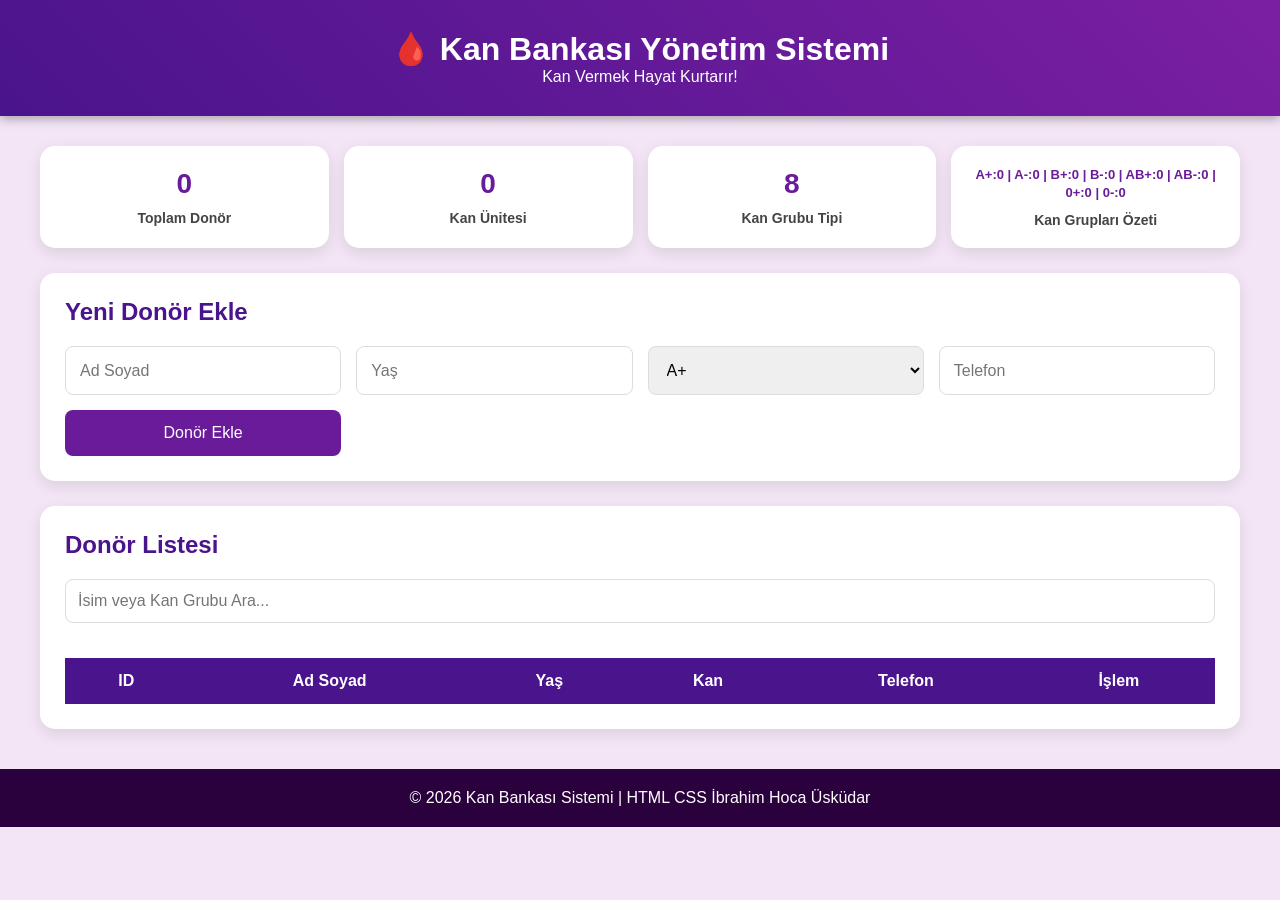
<file: güncel.html>
<!DOCTYPE html>
<html lang="tr">
<head>
    <meta charset="UTF-8">
    <meta name="viewport" content="width=device-width, initial-scale=1.0">
    <title>Kan Bankası Projesi</title>

    <style>
        * {
            margin: 0;
            padding: 0;
            box-sizing: border-box;
            font-family: Arial, sans-serif;
        }

        body {
            background: #f3e5f5;
        }

        header {
            background: linear-gradient(45deg, #4a148c, #7b1fa2);
            color: white;
            padding: 30px;
            text-align: center;
            box-shadow: 0 3px 10px rgba(0,0,0,0.3);
        }

            header h1 {
                font-size: 32px;
                font-weight: bold;
            }

        .container {
            width: 95%;
            max-width: 1200px;
            margin: 30px auto;
        }

        /* STATS - 4 kutunun da yan yana gelmesi için ayarlandı */
        .stats {
            display: grid;
            grid-template-columns: repeat(4, 1fr); /* 4 sütun yan yana */
            gap: 15px;
            margin-bottom: 25px;
        }

        .stat-box {
            background: white;
            padding: 20px 10px;
            border-radius: 15px;
            text-align: center;
            box-shadow: 0 5px 15px rgba(0,0,0,0.1);
            transition: 0.3s;
            display: flex;
            flex-direction: column;
            justify-content: center;
        }

            .stat-box:hover {
                transform: translateY(-5px);
            }

            .stat-box h2 {
                color: #6a1b9a;
                font-size: 28px; /* Yan yana sığması için font biraz küçültüldü */
            }

            .stat-box p {
                margin-top: 10px;
                font-size: 14px;
                font-weight: bold;
                color: #444;
            }

        /* Özet metni kutu içinde düzgün dursun diye */
        #bloodlist {
            font-size: 13px !important;
            word-break: break-word;
            line-height: 1.4;
        }

        .card {
            background: white;
            padding: 25px;
            border-radius: 15px;
            margin-bottom: 25px;
            box-shadow: 0 5px 15px rgba(0,0,0,0.1);
        }

            .card h2 {
                color: #4a148c;
                margin-bottom: 20px;
            }

        .form-grid {
            display: grid;
            grid-template-columns: repeat(auto-fit,minmax(220px,1fr));
            gap: 15px;
        }

        input, select {
            padding: 14px;
            border: 1px solid #ddd;
            border-radius: 8px;
            font-size: 16px;
        }

        button {
            padding: 14px;
            background: #6a1b9a;
            color: white;
            border: none;
            border-radius: 8px;
            cursor: pointer;
            font-size: 16px;
            transition: 0.3s;
        }

            button:hover {
                background: #4a148c;
            }

        table {
            width: 100%;
            border-collapse: collapse;
            margin-top: 20px;
        }

            table th {
                background: #4a148c;
                color: white;
                padding: 14px;
            }

            table td {
                padding: 14px;
                border: 1px solid #eee;
                text-align: center;
            }

        tr:nth-child(even) {
            background: #f9f5fb;
        }

        .search {
            margin-bottom: 15px;
            width: 100%;
            padding: 12px;
        }

        footer {
            background: #2a013d;
            color: white;
            text-align: center;
            padding: 20px;
            margin-top: 40px;
        }

        .delete-btn {
            background: #c62828;
            color: white;
            padding: 8px 12px;
            margin-left: 5px;
        }

        .edit-btn {
            background: #ff8f00;
            color: white;
            padding: 8px 12px;
        }

        /* Mobil uyumluluk: Ekran çok küçülürse kutular alt alta gelir */
        @media (max-width: 900px) {
            .stats {
                grid-template-columns: repeat(2, 1fr);
            }
        }

        @media (max-width: 500px) {
            .stats {
                grid-template-columns: 1fr;
            }
        }
    </style>
</head>

<body>

    <header>
        <h1>🩸 Kan Bankası Yönetim Sistemi</h1>
        <p>Kan Vermek Hayat Kurtarır!</p>
    </header>

    <div class="container">

        <!-- STATS - Artık hepsi yan yana -->
        <div class="stats">
            <div class="stat-box">
                <h2 id="donorCount">0</h2>
                <p>Toplam Donör</p>
            </div>

            <div class="stat-box">
                <h2 id="bloodCount">0</h2>
                <p>Kan Ünitesi</p>
            </div>

            <div class="stat-box">
                <h2>8</h2>
                <p>Kan Grubu Tipi</p>
            </div>

            <div class="stat-box">
                <h2 id="bloodlist">A+:0 | A-:0 | B+:0 | B-:0 | AB+:0 | AB-:0 | 0+:0 | 0-:0</h2>
                <p>Kan Grupları Özeti</p>
            </div>
        </div>

        <div class="card">
            <h2>Yeni Donör Ekle</h2>
            <div class="form-grid">
                <input type="text" id="ad" placeholder="Ad Soyad">
                <input type="number" id="yas" placeholder="Yaş">
                <select id="kan">
                    <option>A+</option>
                    <option>A-</option>
                    <option>B+</option>
                    <option>B-</option>
                    <option>AB+</option>
                    <option>AB-</option>
                    <option>0+</option>
                    <option>0-</option>
                </select>
                <input type="text" id="telefon" placeholder="Telefon">
                <button onclick="ekleDonor()">Donör Ekle</button>
            </div>
        </div>

        <div class="card">
            <h2>Donör Listesi</h2>
            <input type="text" id="arama" class="search" placeholder="İsim veya Kan Grubu Ara..." onkeyup="ara()">
            <table>
                <thead>
                    <tr>
                        <th>ID</th>
                        <th>Ad Soyad</th>
                        <th>Yaş</th>
                        <th>Kan</th>
                        <th>Telefon</th>
                        <th>İşlem</th>
                    </tr>
                </thead>
                <tbody id="liste"></tbody>
            </table>
        </div>

    </div>

    <footer>
        © 2026 Kan Bankası Sistemi | HTML CSS İbrahim Hoca Üsküdar
    </footer>

    <script>
        let donors = [];
        let idCounter = 0;
        const kanTipleri = ["A+", "A-", "B+", "B-", "AB+", "AB-", "0+", "0-"];

        function ekleDonor() {
            let ad = document.getElementById("ad").value;
            let yas = document.getElementById("yas").value;
            let kan = document.getElementById("kan").value;
            let telefon = document.getElementById("telefon").value;

            if (ad == "" || yas == "" || telefon == "") {
                alert("Lütfen tüm alanları doldurun");
                return;
            }

            idCounter++;
            donors.push({ id: idCounter, ad: ad, yas: yas, kan: kan, telefon: telefon });
            tabloGoster();
            temizle();
        }

        function tabloGoster() {
            let tablo = "";
            donors.forEach((d, index) => {
                tablo += `<tr>
                <td>${d.id}</td><td>${d.ad}</td><td>${d.yas}</td><td>${d.kan}</td><td>${d.telefon}</td>
                <td>
                    <button class="edit-btn" onclick="duzenle(${index})">Düzenle</button>
                    <button class="delete-btn" onclick="sil(${index})">Sil</button>
                </td>
            </tr>`;
            });

            document.getElementById("liste").innerHTML = tablo;
            document.getElementById("donorCount").innerText = donors.length;
            document.getElementById("bloodCount").innerText = donors.length;

            let sayac = {};
            kanTipleri.forEach(tip => sayac[tip] = 0);
            donors.forEach(d => { if (sayac[d.kan] !== undefined) sayac[d.kan]++; });
            document.getElementById("bloodlist").innerText = kanTipleri.map(tip => `${tip}:${sayac[tip]}`).join(" | ");
        }

        function temizle() {
            document.getElementById("ad").value = "";
            document.getElementById("yas").value = "";
            document.getElementById("telefon").value = "";
        }

        function sil(index) {
            if (confirm("Donör silinsin mi?")) {
                donors.splice(index, 1);
                tabloGoster();
            }
        }

        function duzenle(index) {
            let yeniAd = prompt("Yeni ad:", donors[index].ad);
            if (yeniAd) { donors[index].ad = yeniAd; tabloGoster(); }
        }

        function ara() {
            let input = document.getElementById("arama").value.toLowerCase();
            document.querySelectorAll("#liste tr").forEach(row => {
                row.style.display = row.innerText.toLowerCase().includes(input) ? "" : "none";
            });
        }
    </script>

</body>
</html>
</file>
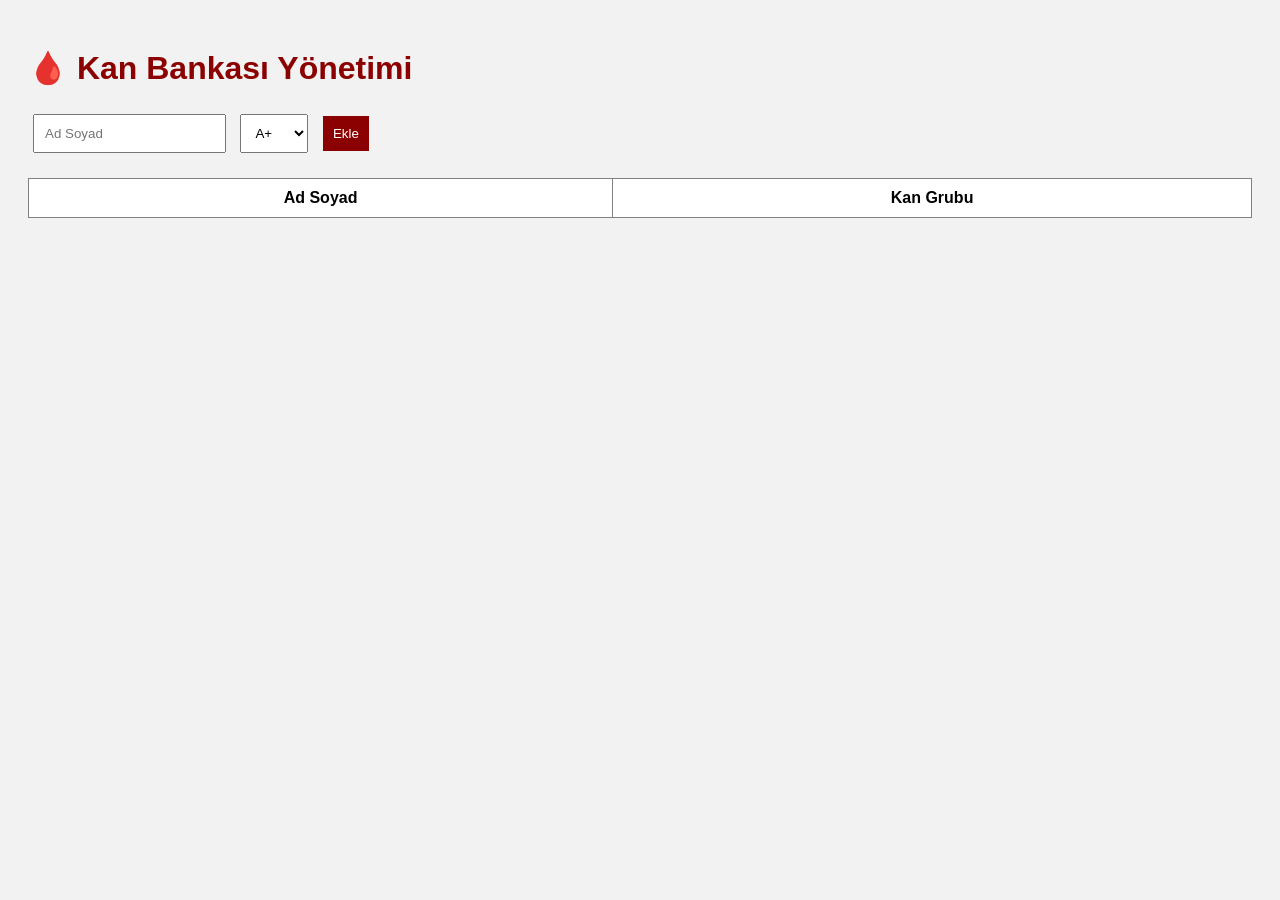
<file: kan depo.html>
<!DOCTYPE html>
<html lang="tr">
<head>
<meta charset="UTF-8">
<meta name="viewport" content="width=device-width, initial-scale=1.0">
<title>Kan Bankası</title>

<style>
body{
    font-family: Arial;
    background:#f2f2f2;
    padding:20px;
}

h1{
    color:darkred;
}

input,select,button{
    padding:10px;
    margin:5px;
}

table{
    width:100%;
    background:white;
    border-collapse: collapse;
    margin-top:20px;
}

th,td{
    border:1px solid gray;
    padding:10px;
    text-align:center;
}

button{
    background:darkred;
    color:white;
    border:none;
}
</style>
</head>

<body>

<h1>🩸 Kan Bankası Yönetimi</h1>

<input type="text" id="ad" placeholder="Ad Soyad">

<select id="kan">
    <option>A+</option>
    <option>A-</option>
    <option>B+</option>
    <option>B-</option>
    <option>AB+</option>
    <option>AB-</option>
    <option>0+</option>
    <option>0-</option>
</select>

<button onclick="ekle()">Ekle</button>

<table>
    <tr>
        <th>Ad Soyad</th>
        <th>Kan Grubu</th>
    </tr>

    <tbody id="liste"></tbody>
</table>

<script>
function ekle(){

    let ad = document.getElementById("ad").value;
    let kan = document.getElementById("kan").value;

    let satir = `
    <tr>
        <td>${ad}</td>
        <td>${kan}</td>
    </tr>
    `;

    document.getElementById("liste").innerHTML += satir;

    document.getElementById("ad").value="";
}
</script>

</body>
</html>
</file>
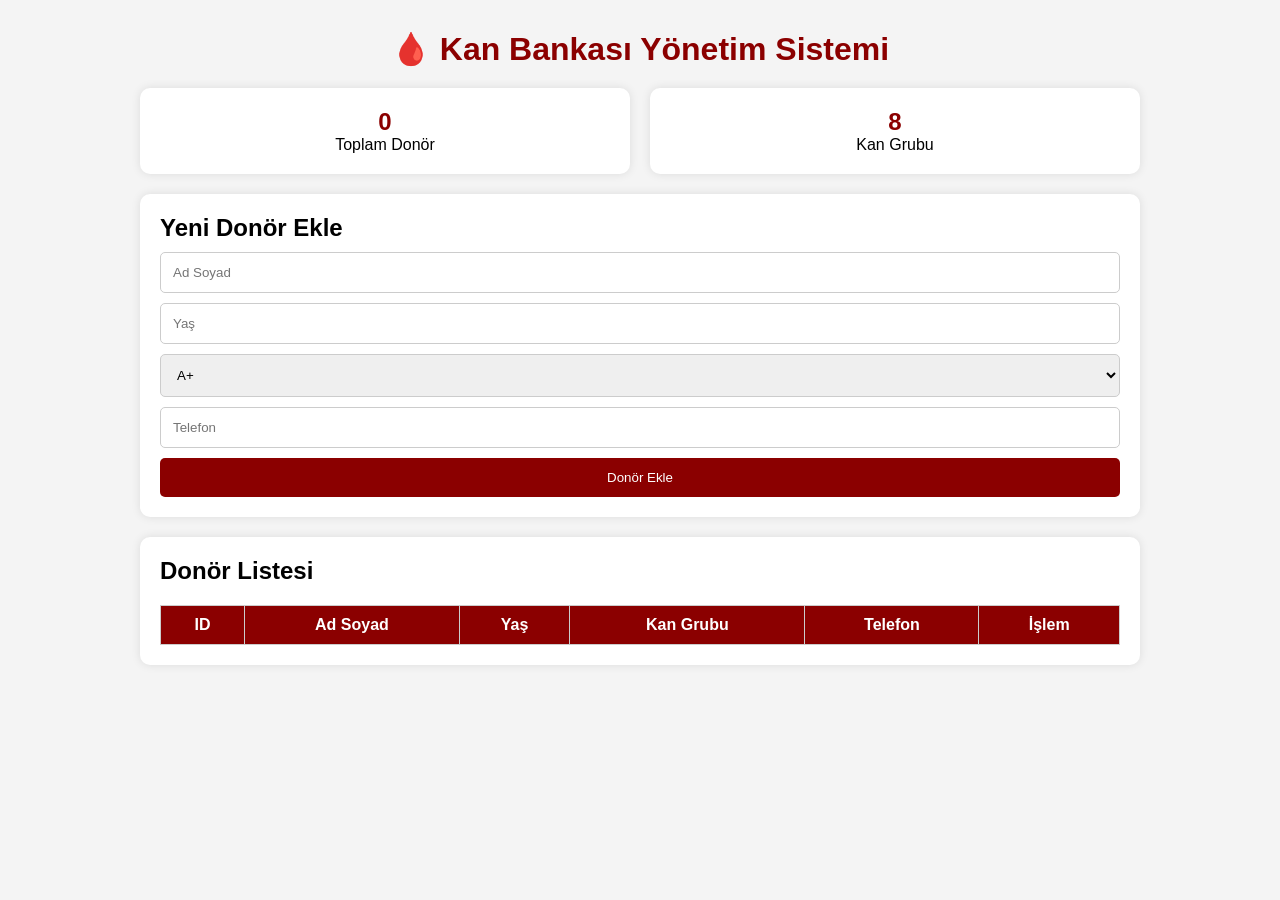
<file: kan depolama.html>
<!DOCTYPE html>
<html lang="tr">
<head>
<meta charset="UTF-8">
<meta name="viewport" content="width=device-width, initial-scale=1.0">
<title>Kan Bankası Yönetim Sistemi</title>

<style>
*{
    margin:0;
    padding:0;
    box-sizing:border-box;
    font-family:Arial;
}

body{
    background:#f4f4f4;
    padding:30px;
}

.container{
    width:90%;
    max-width:1000px;
    margin:auto;
}

h1{
    text-align:center;
    color:darkred;
    margin-bottom:20px;
}

.card{
    background:white;
    padding:20px;
    border-radius:10px;
    margin-bottom:20px;
    box-shadow:0 0 10px rgba(0,0,0,0.1);
}

input,select,button{
    width:100%;
    padding:12px;
    margin-top:10px;
    border:1px solid #ccc;
    border-radius:5px;
}

button{
    background:darkred;
    color:white;
    border:none;
    cursor:pointer;
}

button:hover{
    background:red;
}

table{
    width:100%;
    border-collapse:collapse;
    margin-top:20px;
}

table th{
    background:darkred;
    color:white;
}

table th,table td{
    border:1px solid #ccc;
    padding:10px;
    text-align:center;
}

.stats{
    display:flex;
    gap:20px;
    margin-bottom:20px;
}

.box{
    flex:1;
    background:white;
    padding:20px;
    border-radius:10px;
    text-align:center;
    box-shadow:0 0 10px rgba(0,0,0,0.1);
}

.box h2{
    color:darkred;
}

.delete{
    background:red;
    padding:6px 10px;
    border:none;
    color:white;
    border-radius:5px;
}
</style>
</head>

<body>

<div class="container">

<h1>🩸 Kan Bankası Yönetim Sistemi</h1>

<div class="stats">
    <div class="box">
        <h2 id="toplam">0</h2>
        <p>Toplam Donör</p>
    </div>

    <div class="box">
        <h2>8</h2>
        <p>Kan Grubu</p>
    </div>
</div>

<div class="card">
    <h2>Yeni Donör Ekle</h2>

    <input type="text" id="ad" placeholder="Ad Soyad">

    <input type="number" id="yas" placeholder="Yaş">

    <select id="kan">
        <option>A+</option>
        <option>A-</option>
        <option>B+</option>
        <option>B-</option>
        <option>AB+</option>
        <option>AB-</option>
        <option>0+</option>
        <option>0-</option>
    </select>

    <input type="text" id="telefon" placeholder="Telefon">

    <button onclick="ekle()">Donör Ekle</button>
</div>

<div class="card">

<h2>Donör Listesi</h2>

<table>
    <thead>
        <tr>
            <th>ID</th>
            <th>Ad Soyad</th>
            <th>Yaş</th>
            <th>Kan Grubu</th>
            <th>Telefon</th>
            <th>İşlem</th>
        </tr>
    </thead>

    <tbody id="liste"></tbody>
</table>

</div>

</div>

<script>

let sayac = 0;

function ekle(){

    let ad = document.getElementById("ad").value;
    let yas = document.getElementById("yas").value;
    let kan = document.getElementById("kan").value;
    let telefon = document.getElementById("telefon").value;

    if(ad=="" || yas=="" || telefon==""){
        alert("Boş alan bırakmayın");
        return;
    }

    sayac++;

    let satir = `
    <tr>
        <td>${sayac}</td>
        <td>${ad}</td>
        <td>${yas}</td>
        <td>${kan}</td>
        <td>${telefon}</td>
        <td>
            <button class="delete" onclick="sil(this)">Sil</button>
        </td>
    </tr>
    `;

    document.getElementById("liste").innerHTML += satir;

    document.getElementById("toplam").innerText = sayac;

    document.getElementById("ad").value="";
    document.getElementById("yas").value="";
    document.getElementById("telefon").value="";
}

function sil(btn){
    btn.parentElement.parentElement.remove();

    sayac--;

    document.getElementById("toplam").innerText = sayac;
}

</script>

</body>
</html>
</file>
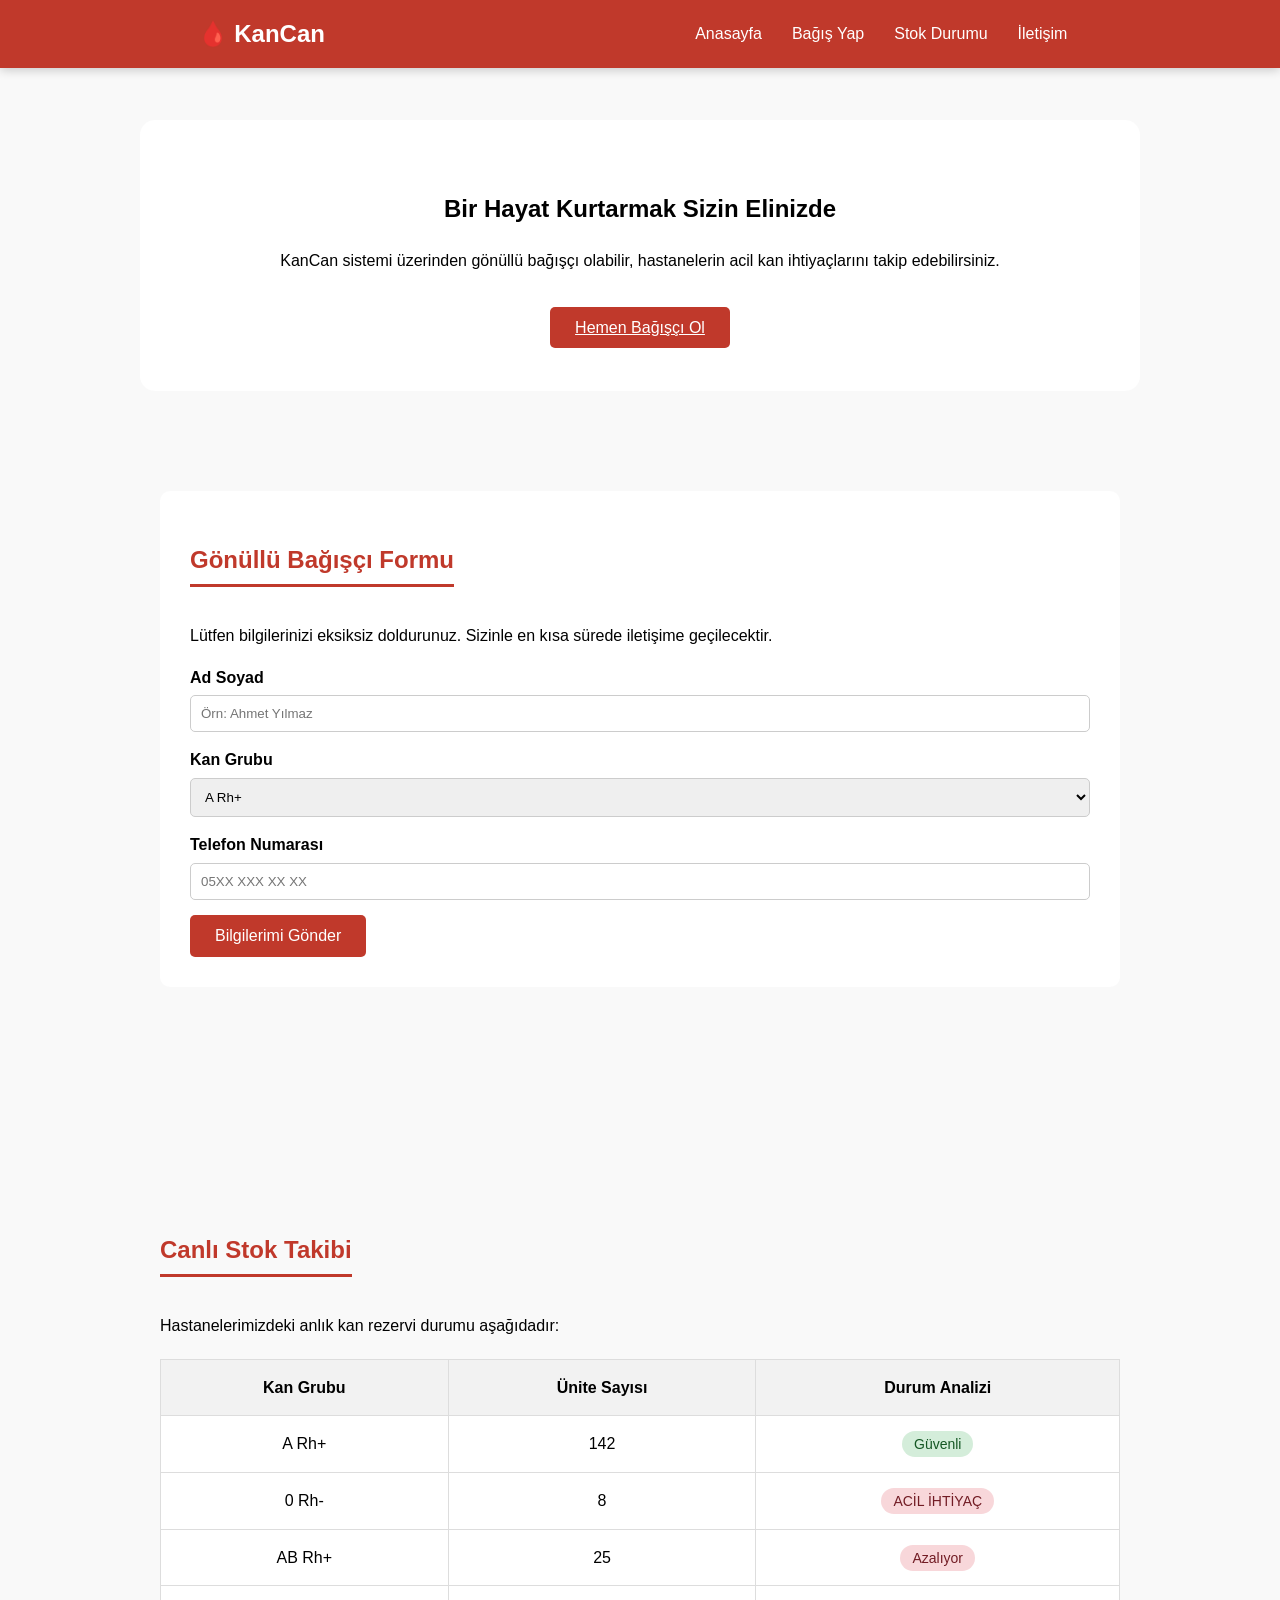
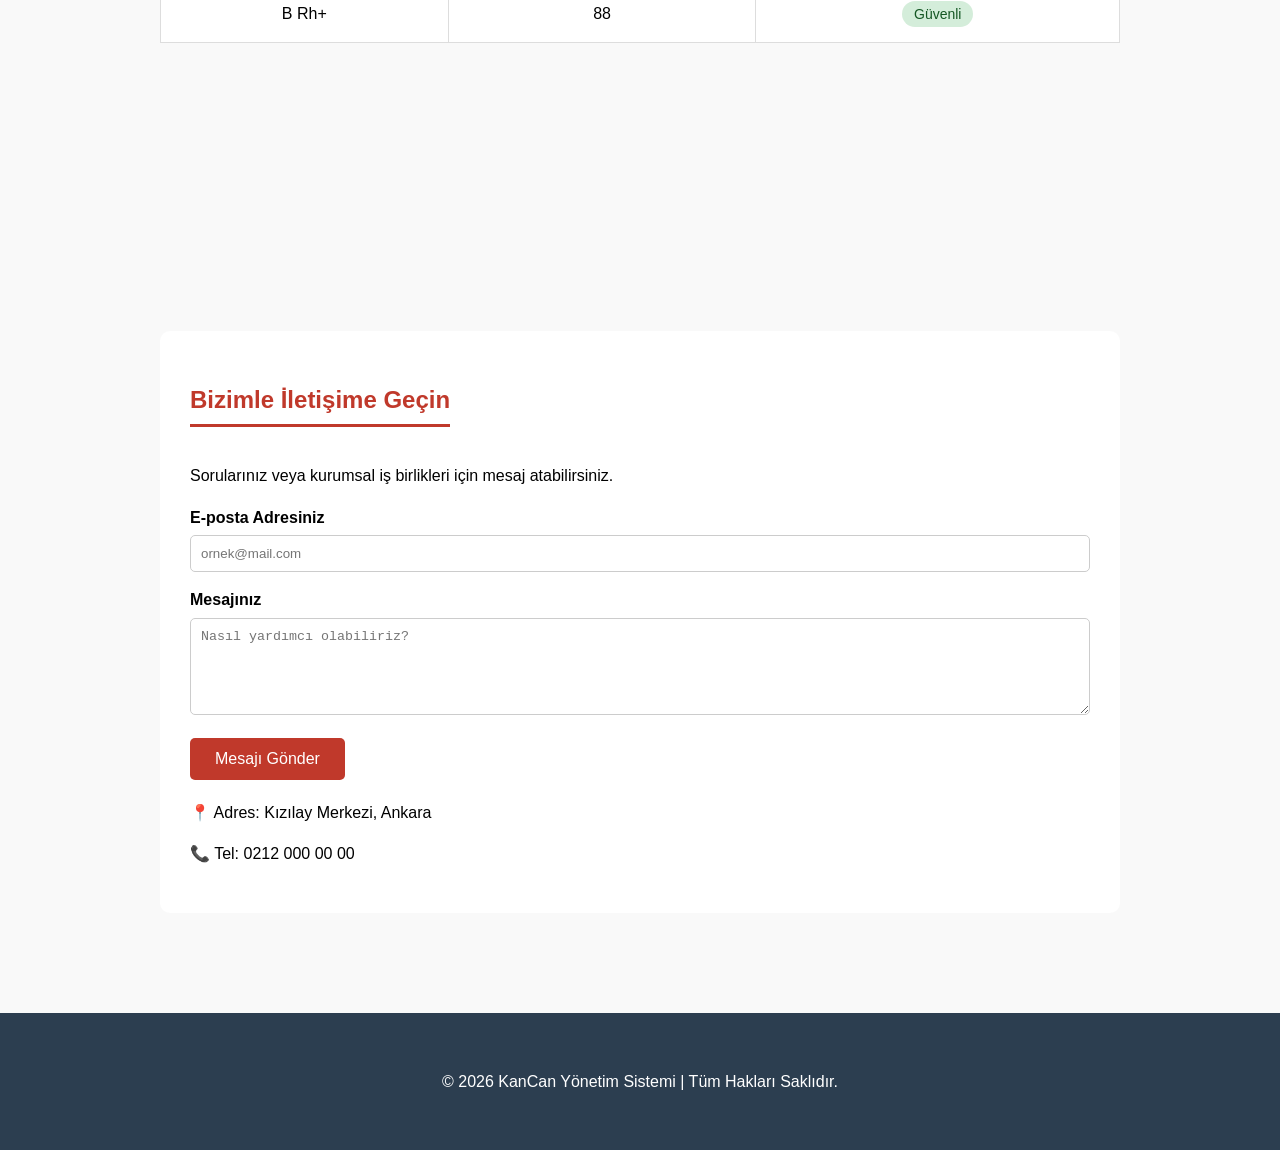
<file: kan.html>
<!DOCTYPE html>
<html lang="tr">
<head>
    <meta charset="UTF-8">
    <meta name="viewport" content="width=device-width, initial-scale=1.0">
    <title>KanCan - Kan Bankası Yönetim Sistemi</title>
    <style>
        /* CSS Başlangıcı */
        * { scroll-behavior: smooth; box-sizing: border-box; }
        body { font-family: 'Segoe UI', sans-serif; margin: 0; line-height: 1.6; background: #f9f9f9; }
        
        /* Navigasyon */
        header { background: #c0392b; color: white; padding: 15px 0; position: fixed; width: 100%; top: 0; z-index: 1000; box-shadow: 0 2px 10px rgba(0,0,0,0.2); }
        nav { display: flex; justify-content: space-around; align-items: center; max-width: 1200px; margin: auto; }
        .logo { font-size: 24px; font-weight: bold; }
        nav ul { list-style: none; display: flex; margin: 0; }
        nav ul li { margin: 0 15px; }
        nav ul li a { color: white; text-decoration: none; font-weight: 500; transition: 0.3s; }
        nav ul li a:hover { color: #ffbcbc; }

        /* Bölüm Ayarları */
        section { padding: 100px 20px; max-width: 1000px; margin: auto; min-height: 80vh; }
        h2 { border-bottom: 3px solid #c0392b; display: inline-block; padding-bottom: 5px; color: #c0392b; }

        /* Anasayfa (Hero) */
        #anasayfa { text-align: center; background: white; border-radius: 15px; margin-top: 120px; min-height: auto; padding: 50px; }
        
        /* Formlar ve Tablolar */
        .card { background: white; padding: 30px; border-radius: 10px; shadow: 0 4px 15px rgba(0,0,0,0.1); }
        .form-group { margin-bottom: 15px; }
        label { display: block; margin-bottom: 5px; font-weight: bold; }
        input, select, textarea { width: 100%; padding: 10px; border: 1px solid #ccc; border-radius: 5px; }
        .btn { background: #c0392b; color: white; border: none; padding: 12px 25px; cursor: pointer; border-radius: 5px; font-size: 16px; transition: 0.3s; }
        .btn:hover { background: #a93226; }

        /* Tablo Stili */
        table { width: 100%; border-collapse: collapse; margin-top: 20px; background: white; }
        th, td { border: 1px solid #ddd; padding: 15px; text-align: center; }
        th { background-color: #f2f2f2; }
        .status { padding: 5px 12px; border-radius: 20px; font-size: 14px; }
        .high { background: #d4edda; color: #155724; }
        .low { background: #f8d7da; color: #721c24; }

        footer { text-align: center; padding: 40px; background: #2c3e50; color: white; }
    </style>
</head>
<body>

    <header>
        <nav>
            <div class="logo">🩸 KanCan</div>
            <ul>
                <li><a href="#anasayfa">Anasayfa</a></li>
                <li><a href="#bagis">Bağış Yap</a></li>
                <li><a href="#stok">Stok Durumu</a></li>
                <li><a href="#iletisim">İletişim</a></li>
            </ul>
        </nav>
    </header>

    <!-- ANASAYFA -->
    <section id="anasayfa">
        <h1>Bir Hayat Kurtarmak Sizin Elinizde</h1>
        <p>KanCan sistemi üzerinden gönüllü bağışçı olabilir, hastanelerin acil kan ihtiyaçlarını takip edebilirsiniz.</p>
        <br>
        <a href="#bagis" class="btn">Hemen Bağışçı Ol</a>
    </section>

    <!-- BAĞIŞ YAP -->
    <section id="bagis">
        <div class="card">
            <h2>Gönüllü Bağışçı Formu</h2>
            <p>Lütfen bilgilerinizi eksiksiz doldurunuz. Sizinle en kısa sürede iletişime geçilecektir.</p>
            <form onsubmit="alert('Kayıt başarıyla alındı!'); return false;">
                <div class="form-group">
                    <label>Ad Soyad</label>
                    <input type="text" required placeholder="Örn: Ahmet Yılmaz">
                </div>
                <div class="form-group">
                    <label>Kan Grubu</label>
                    <select>
                        <option>A Rh+</option>
                        <option>A Rh-</option>
                        <option>B Rh+</option>
                        <option>B Rh-</option>
                        <option>0 Rh+</option>
                        <option>0 Rh-</option>
                        <option>AB Rh+</option>
                        <option>AB Rh-</option>
                    </select>
                </div>
                <div class="form-group">
                    <label>Telefon Numarası</label>
                    <input type="tel" required placeholder="05XX XXX XX XX">
                </div>
                <button type="submit" class="btn">Bilgilerimi Gönder</button>
            </form>
        </div>
    </section>

    <!-- STOK DURUMU -->
    <section id="stok">
        <h2>Canlı Stok Takibi</h2>
        <p>Hastanelerimizdeki anlık kan rezervi durumu aşağıdadır:</p>
        <table>
            <thead>
                <tr>
                    <th>Kan Grubu</th>
                    <th>Ünite Sayısı</th>
                    <th>Durum Analizi</th>
                </tr>
            </thead>
            <tbody>
                <tr>
                    <td>A Rh+</td>
                    <td>142</td>
                    <td><span class="status high">Güvenli</span></td>
                </tr>
                <tr>
                    <td>0 Rh-</td>
                    <td>8</td>
                    <td><span class="status low">ACİL İHTİYAÇ</span></td>
                </tr>
                <tr>
                    <td>AB Rh+</td>
                    <td>25</td>
                    <td><span class="status low">Azalıyor</span></td>
                </tr>
                <tr>
                    <td>B Rh+</td>
                    <td>88</td>
                    <td><span class="status high">Güvenli</span></td>
                </tr>
            </tbody>
        </table>
    </section>

    <!-- İLETİŞİM -->
    <section id="iletisim">
        <div class="card">
            <h2>Bizimle İletişime Geçin</h2>
            <p>Sorularınız veya kurumsal iş birlikleri için mesaj atabilirsiniz.</p>
            <form onsubmit="alert('Mesajınız iletildi!'); return false;">
                <div class="form-group">
                    <label>E-posta Adresiniz</label>
                    <input type="email" required placeholder="ornek@mail.com">
                </div>
                <div class="form-group">
                    <label>Mesajınız</label>
                    <textarea rows="5" placeholder="Nasıl yardımcı olabiliriz?"></textarea>
                </div>
                <button type="submit" class="btn">Mesajı Gönder</button>
            </form>
            <div style="margin-top: 20px;">
                <p>📍 Adres: Kızılay Merkezi, Ankara</p>
                <p>📞 Tel: 0212 000 00 00</p>
            </div>
        </div>
    </section>

    <footer>
        <p>&copy; 2026 KanCan Yönetim Sistemi | Tüm Hakları Saklıdır.</p>
    </footer>

</body>
</html>
</file>
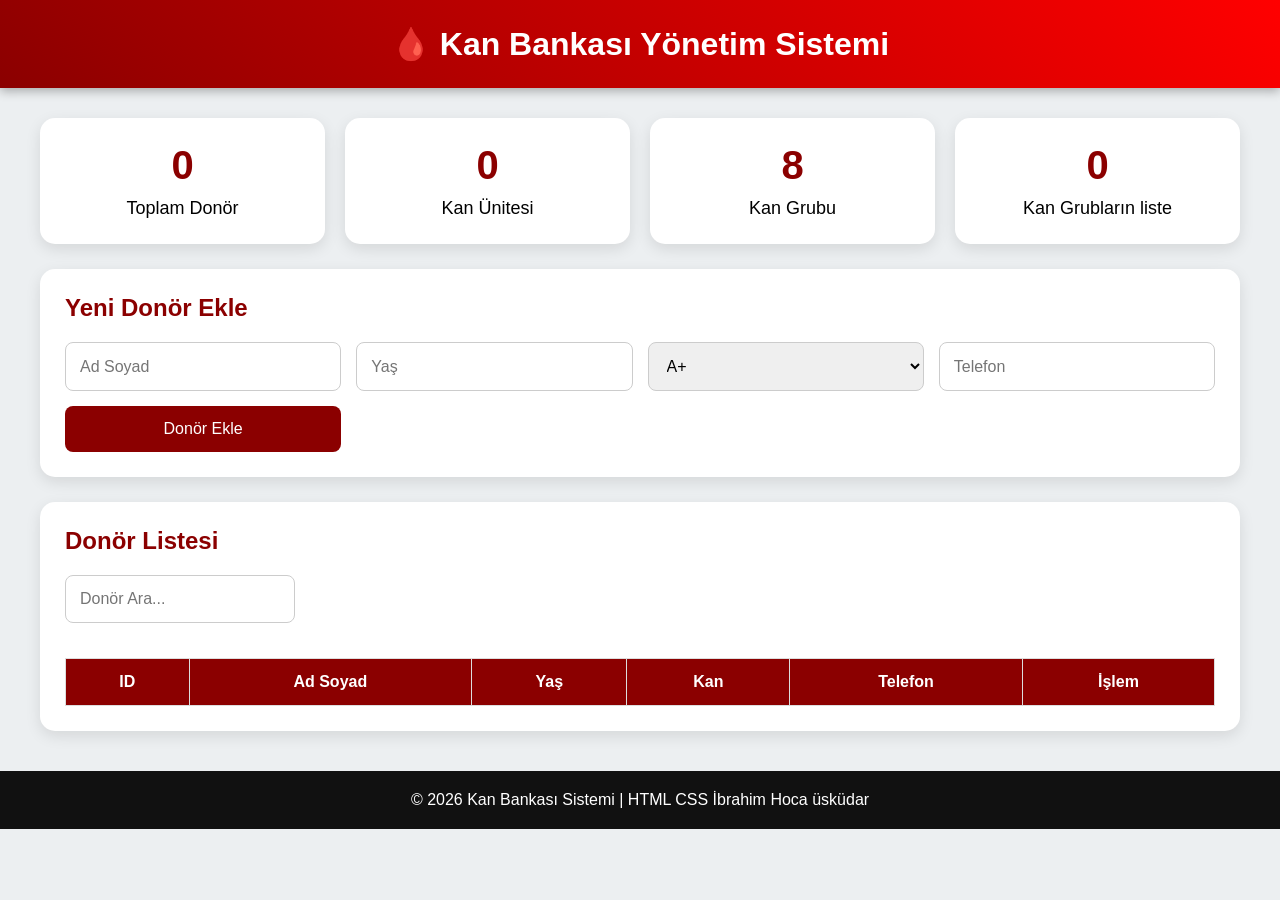
<file: kandeousu.html>
<!DOCTYPE html>
<html lang="tr">
<head>
<meta charset="UTF-8">
<meta name="viewport" content="width=device-width, initial-scale=1.0">
<title>Kan Bankası Projesi</title>

<style>

*{
    margin:0;
    padding:0;
    box-sizing:border-box;
    font-family:Arial;
}

body{
    background:#eceff1;
}

/* HEADER */

header{
    background:linear-gradient(45deg,darkred,red);
    color:white;
    padding:25px;
    text-align:center;
    font-size:32px;
    font-weight:bold;
    box-shadow:0 3px 10px rgba(0,0,0,0.3);
}

/* CONTAINER */

.container{
    width:95%;
    max-width:1200px;
    margin:30px auto;
}

/* STATS */

.stats{
    display:grid;
    grid-template-columns:repeat(auto-fit,minmax(220px,1fr));
    gap:20px;
    margin-bottom:25px;
}

.stat-box{
    background:white;
    padding:25px;
    border-radius:15px;
    text-align:center;
    box-shadow:0 5px 15px rgba(0,0,0,0.1);
    transition:0.3s;
}

.stat-box:hover{
    transform:translateY(-5px);
}

.stat-box h2{
    color:darkred;
    font-size:40px;
}

.stat-box p{
    margin-top:10px;
    font-size:18px;
}

/* CARD */

.card{
    background:white;
    padding:25px;
    border-radius:15px;
    margin-bottom:25px;
    box-shadow:0 5px 15px rgba(0,0,0,0.1);
}

.card h2{
    color:darkred;
    margin-bottom:20px;
}

/* FORM */

.form-grid{
    display:grid;
    grid-template-columns:repeat(auto-fit,minmax(220px,1fr));
    gap:15px;
}

input,select{
    padding:14px;
    border:1px solid #ccc;
    border-radius:8px;
    font-size:16px;
}

button{
    padding:14px;
    background:darkred;
    color:white;
    border:none;
    border-radius:8px;
    cursor:pointer;
    font-size:16px;
    transition:0.3s;
}

button:hover{
    background:red;
}

/* TABLE */

table{
    width:100%;
    border-collapse:collapse;
    margin-top:20px;
}

table th{
    background:darkred;
    color:white;
}

table th,table td{
    padding:14px;
    border:1px solid #ddd;
    text-align:center;
}

tr:nth-child(even){
    background:#f7f7f7;
}

/* SEARCH */

.search{
    margin-bottom:15px;
}

/* FOOTER */

footer{
    background:#111;
    color:white;
    text-align:center;
    padding:20px;
    margin-top:40px;
}

/* DELETE BUTTON */

.delete-btn{
    background:red;
    padding:8px 12px;
}

.edit-btn{
    background:orange;
    padding:8px 12px;
}

</style>
</head>

<body>

<header>
🩸 Kan Bankası Yönetim Sistemi
</header>

<div class="container">

<!-- STATS -->

<div class="stats">

<div class="stat-box">
<h2 id="donorCount">0</h2>
<p>Toplam Donör</p>
</div>

<div class="stat-box">
<h2 id="bloodCount">0</h2>
<p>Kan Ünitesi</p>
</div>

<div class="stat-box">
<h2>8</h2>
<p>Kan Grubu</p>
</div>

<div class="stat-box">
<h2 id="bloodlist">0</h2>
<p>Kan Grubların liste</p>
</div>
</div>

<!-- FORM -->

<div class="card">

<h2>Yeni Donör Ekle</h2>

<div class="form-grid">

<input type="text" id="ad" placeholder="Ad Soyad">

<input type="number" id="yas" placeholder="Yaş">

<select id="kan">
<option>A+</option>
<option>A-</option>
<option>B+</option>
<option>B-</option>
<option>AB+</option>
<option>AB-</option>
<option>0+</option>
<option>0-</option>
</select>

<input type="text" id="telefon" placeholder="Telefon">

<button onclick="ekleDonor()">Donör Ekle</button>

</div>

</div>

<!-- TABLE -->

<div class="card">

<h2>Donör Listesi</h2>

<input type="text" id="arama" class="search" placeholder="Donör Ara..." onkeyup="ara()">

<table>

<thead>
<tr>
<th>ID</th>
<th>Ad Soyad</th>
<th>Yaş</th>
<th>Kan</th>
<th>Telefon</th>
<th>İşlem</th>
</tr>
</thead>

<tbody id="liste"></tbody>

</table>

</div>

</div>

<footer>
© 2026 Kan Bankası Sistemi | HTML CSS İbrahim Hoca üsküdar
</footer>

<script>

let donors = [];
let id = 0;

/* EKLE */

function ekleDonor(){

    let ad = document.getElementById("ad").value;
    let yas = document.getElementById("yas").value;
    let kan = document.getElementById("kan").value;
    let telefon = document.getElementById("telefon").value;

    if(ad=="" || yas=="" || telefon==""){
        alert("Lütfen tüm alanları doldurun");
        return;
    }

    id++;

    let donor = {
        id:id,
        ad:ad,
        yas:yas,
        kan:kan,
        telefon:telefon
    };

    donors.push(donor);

    tabloGoster();

    temizle();
}

/* TABLO */

function tabloGoster(){

    let tablo = "";

    donors.forEach((d,index)=>{

        tablo += `
        <tr>
            <td>${d.id}</td>
            <td>${d.ad}</td>
            <td>${d.yas}</td>
            <td>${d.kan}</td>
            <td>${d.telefon}</td>

            <td>
                <button class="edit-btn" onclick="duzenle(${index})">Düzenle</button>

                <button class="delete-btn" onclick="sil(${index})">Sil</button>
            </td>
        </tr>
        `;
    });

    document.getElementById("liste").innerHTML = tablo;

    document.getElementById("donorCount").innerText = donors.length;
	
	document.getElementById("bloodCount").innerText = donors.length;

    document.getElementById("bloodlist").innerText = donors.length;
}

/* TEMİZLE */

function temizle(){
    document.getElementById("ad").value="";
    document.getElementById("yas").value="";
    document.getElementById("telefon").value="";
}

/* SİL */

function sil(index){

    if(confirm("Donör silinsin mi?")){

        donors.splice(index,1);

        tabloGoster();
    }
}

/* DÜZENLE */

function duzenle(index){

    let yeniAd = prompt("Yeni ad:", donors[index].ad);

    if(yeniAd != null){

        donors[index].ad = yeniAd;

        tabloGoster();
    }
}

/* ARA */

function ara(){

    let input = document.getElementById("arama").value.toLowerCase();

    let rows = document.querySelectorAll("#liste tr");

    rows.forEach(row=>{

        let text = row.innerText.toLowerCase();

        if(text.includes(input)){
            row.style.display="";
        }else{
            row.style.display="none";
        }

    });

}

</script>

</body>
</html>
</file>
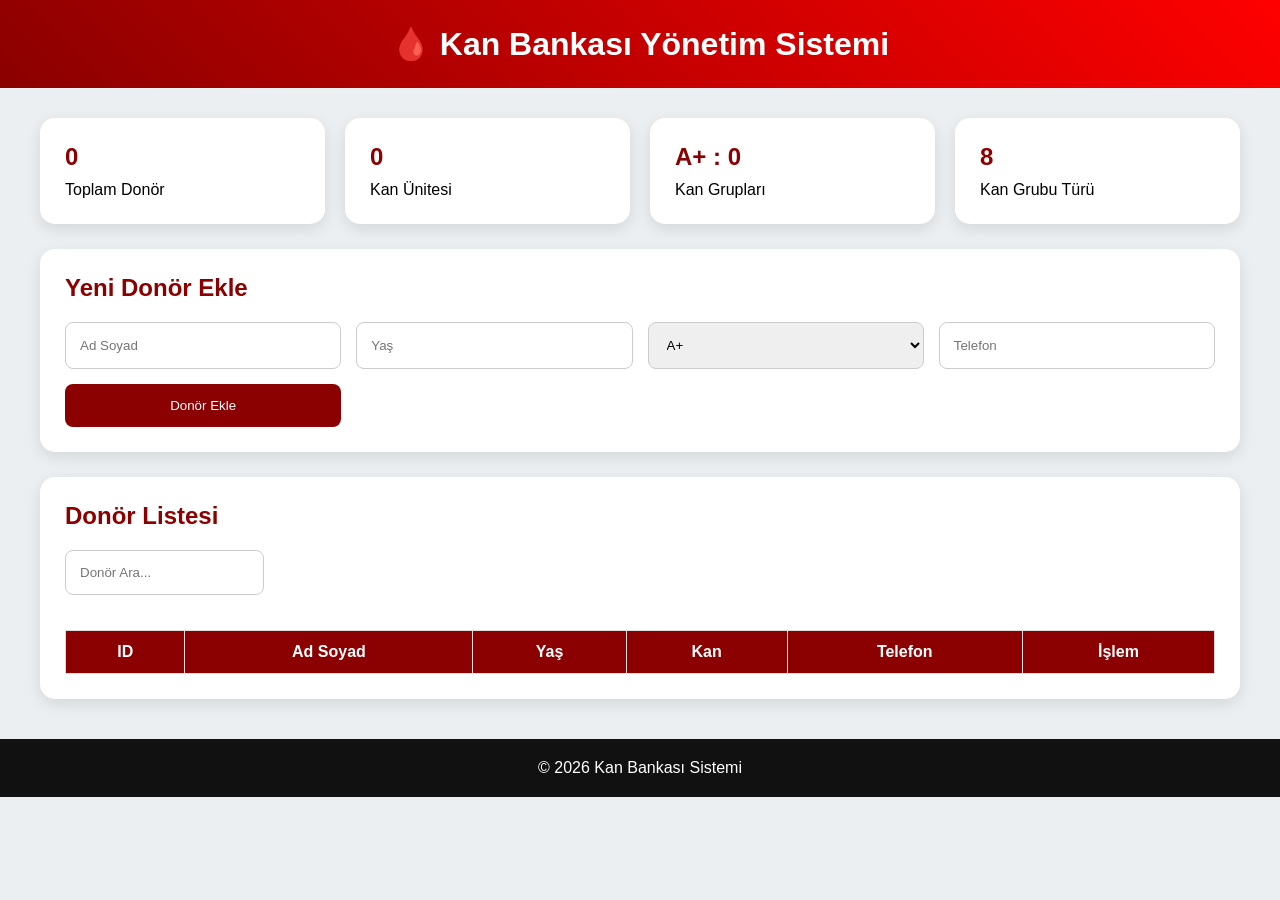
<file: kandeposu.html>
<!DOCTYPE html>
<html lang="tr">
<head>
<meta charset="UTF-8">
<meta name="viewport" content="width=device-width, initial-scale=1.0">
<title>Kan Bankası Projesi</title>

<style>

*{
    margin:0;
    padding:0;
    box-sizing:border-box;
    font-family:Arial;
}

body{
    background:#eceff1;
}

/* HEADER */

header{
    background:linear-gradient(45deg,darkred,red);
    color:white;
    padding:25px;
    text-align:center;
    font-size:32px;
    font-weight:bold;
}

/* CONTAINER */

.container{
    width:95%;
    max-width:1200px;
    margin:30px auto;
}

/* STATS */

.stats{
    display:grid;
    grid-template-columns:repeat(auto-fit,minmax(220px,1fr));
    gap:20px;
    margin-bottom:25px;
}

.stat-box{
    background:white;
    padding:25px;
    border-radius:15px;
    text-align:left;
    box-shadow:0 5px 15px rgba(0,0,0,0.1);
}

.stat-box h2{
    color:darkred;
    margin-bottom:10px;
}

/* CARD */

.card{
    background:white;
    padding:25px;
    border-radius:15px;
    margin-bottom:25px;
    box-shadow:0 5px 15px rgba(0,0,0,0.1);
}

.card h2{
    color:darkred;
    margin-bottom:20px;
}

/* FORM */

.form-grid{
    display:grid;
    grid-template-columns:repeat(auto-fit,minmax(220px,1fr));
    gap:15px;
}

input,select{
    padding:14px;
    border:1px solid #ccc;
    border-radius:8px;
}

button{
    padding:14px;
    background:darkred;
    color:white;
    border:none;
    border-radius:8px;
    cursor:pointer;
}

button:hover{
    background:red;
}

/* TABLE */

table{
    width:100%;
    border-collapse:collapse;
    margin-top:20px;
}

table th{
    background:darkred;
    color:white;
}

table th,table td{
    border:1px solid #ddd;
    padding:12px;
    text-align:center;
}

tr:nth-child(even){
    background:#f7f7f7;
}

/* SEARCH */

.search{
    margin-bottom:15px;
}

/* BUTTONS */

.delete-btn{
    background:red;
    padding:8px 12px;
}

.edit-btn{
    background:orange;
    padding:8px 12px;
}

/* FOOTER */

footer{
    background:#111;
    color:white;
    text-align:center;
    padding:20px;
    margin-top:40px;
}

</style>
</head>

<body>

<header>
🩸 Kan Bankası Yönetim Sistemi
</header>

<div class="container">

<!-- İSTATİSTİK -->

<div class="stats">

<div class="stat-box">
<h2 id="donorCount">0</h2>
<p>Toplam Donör</p>
</div>

<div class="stat-box">
<h2 id="bloodCount">0</h2>
<p>Kan Ünitesi</p>
</div>

<div class="stat-box">
<h2 id="bloodlist">
A+ : 0
</h2>
<p>Kan Grupları</p>
</div>

<div class="stat-box">
<h2>8</h2>
<p>Kan Grubu Türü</p>
</div>

</div>

<!-- FORM -->

<div class="card">

<h2>Yeni Donör Ekle</h2>

<div class="form-grid">

<input type="text" id="ad" placeholder="Ad Soyad">

<input type="number" id="yas" placeholder="Yaş">

<select id="kan">
<option>A+</option>
<option>A-</option>
<option>B+</option>
<option>B-</option>
<option>AB+</option>
<option>AB-</option>
<option>0+</option>
<option>0-</option>
</select>

<input type="text" id="telefon" placeholder="Telefon">

<button onclick="ekleDonor()">Donör Ekle</button>

</div>

</div>

<!-- TABLO -->

<div class="card">

<h2>Donör Listesi</h2>

<input type="text" id="arama" class="search"
placeholder="Donör Ara..." onkeyup="ara()">

<table>

<thead>
<tr>
<th>ID</th>
<th>Ad Soyad</th>
<th>Yaş</th>
<th>Kan</th>
<th>Telefon</th>
<th>İşlem</th>
</tr>
</thead>

<tbody id="liste"></tbody>

</table>

</div>

</div>

<footer>
© 2026 Kan Bankası Sistemi
</footer>

<script>

let donors = [];
let id = 0;

/* DONÖR EKLE */

function ekleDonor(){

    let ad = document.getElementById("ad").value;
    let yas = document.getElementById("yas").value;
    let kan = document.getElementById("kan").value;
    let telefon = document.getElementById("telefon").value;

    if(ad=="" || yas=="" || telefon==""){
        alert("Lütfen tüm alanları doldurun");
        return;
    }

    id++;

    let donor = {
        id:id,
        ad:ad,
        yas:yas,
        kan:kan,
        telefon:telefon
    };

    donors.push(donor);

    tabloGoster();

    temizle();
}

/* TABLO GÖSTER */

function tabloGoster(){

    let tablo = "";

    donors.forEach((d,index)=>{

        tablo += `
        <tr>

        <td>${d.id}</td>
        <td>${d.ad}</td>
        <td>${d.yas}</td>
        <td>${d.kan}</td>
        <td>${d.telefon}</td>

        <td>

        <button class="edit-btn"
        onclick="duzenle(${index})">

        Düzenle

        </button>

        <button class="delete-btn"
        onclick="sil(${index})">

        Sil

        </button>

        </td>

        </tr>
        `;
    });

    document.getElementById("liste").innerHTML = tablo;

    document.getElementById("donorCount").innerText =
    donors.length;

    document.getElementById("bloodCount").innerText =
    donors.length;

    /* KAN GRUBU SAYILARI */

    let grupSayilari = {};

    donors.forEach(d => {

        if(grupSayilari[d.kan]){
            grupSayilari[d.kan]++;
        }else{
            grupSayilari[d.kan] = 1;
        }

    });

    let sonuc = `
    A+ : ${grupSayilari["A+"] || 0} <br>
    A- : ${grupSayilari["A-"] || 0} <br>
    B+ : ${grupSayilari["B+"] || 0} <br>
    B- : ${grupSayilari["B-"] || 0} <br>
    AB+ : ${grupSayilari["AB+"] || 0} <br>
    AB- : ${grupSayilari["AB-"] || 0} <br>
    0+ : ${grupSayilari["0+"] || 0} <br>
    0- : ${grupSayilari["0-"] || 0}
    `;

    document.getElementById("bloodlist").innerHTML =
    sonuc;
}

/* TEMİZLE */

function temizle(){

    document.getElementById("ad").value="";
    document.getElementById("yas").value="";
    document.getElementById("telefon").value="";
}

/* SİL */

function sil(index){

    if(confirm("Donör silinsin mi?")){

        donors.splice(index,1);

        tabloGoster();
    }
}

/* DÜZENLE */

function duzenle(index){

    let yeniAd =
    prompt("Yeni ad:", donors[index].ad);

    if(yeniAd != null){

        donors[index].ad = yeniAd;

        tabloGoster();
    }
}

/* ARA */

function ara(){

    let input =
    document.getElementById("arama")
    .value.toLowerCase();

    let rows =
    document.querySelectorAll("#liste tr");

    rows.forEach(row=>{

        let text =
        row.innerText.toLowerCase();

        if(text.includes(input)){
            row.style.display="";
        }else{
            row.style.display="none";
        }

    });
}

</script>

</body>
</html>
</file>
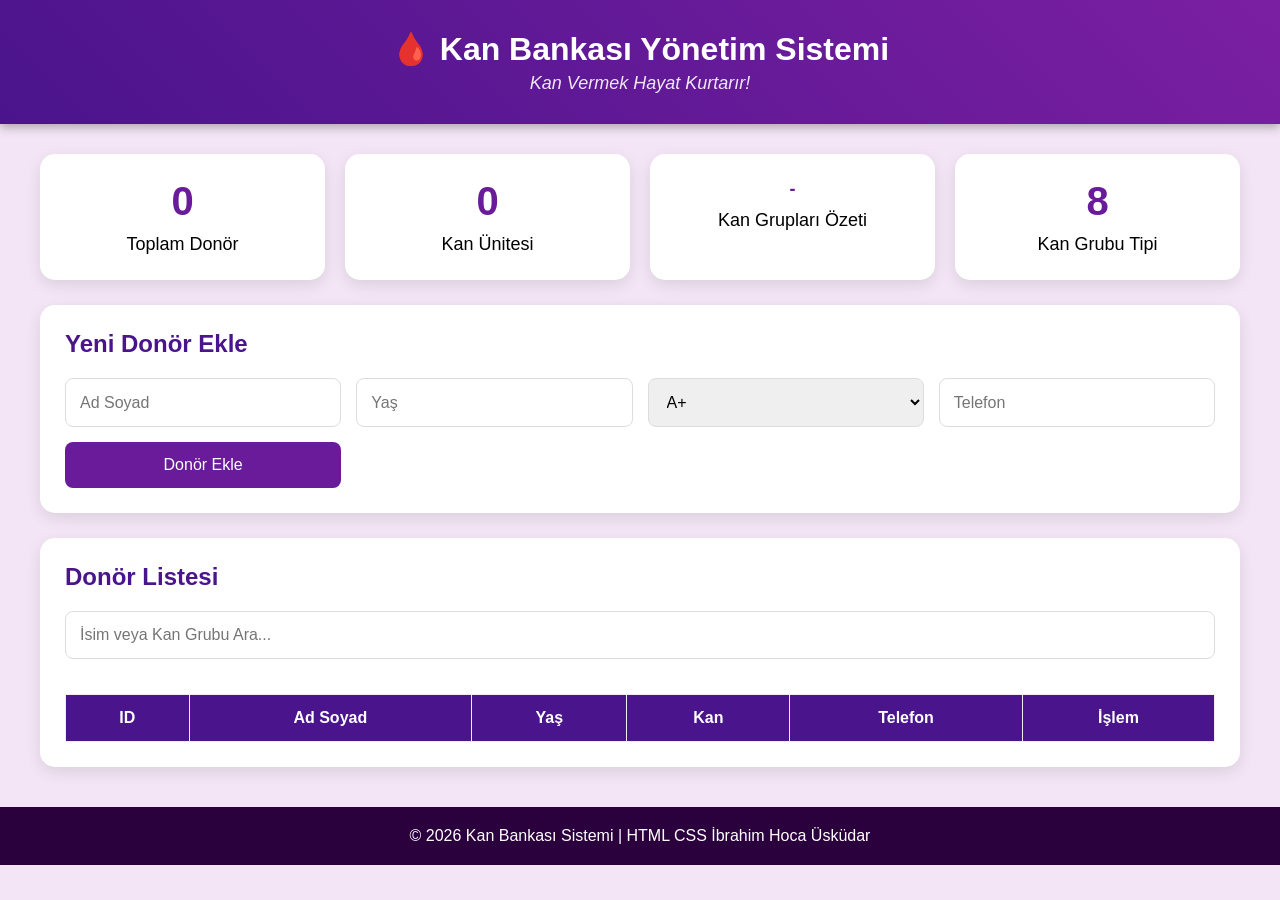
<file: yusuf.html>
<!DOCTYPE html>
<html lang="tr">
<head>
<meta charset="UTF-8">
<meta name="viewport" content="width=device-width, initial-scale=1.0">
<title>Kan Bankası Projesi</title>

<style>

*{
    margin:0;
    padding:0;
    box-sizing:border-box;
    font-family:Arial, sans-serif;
}

body{
    background:#f3e5f5; /* Açık mor arka plan */
}

/* HEADER */

header{
    background: linear-gradient(45deg, #4a148c, #7b1fa2); /* Koyu mordan açık mora */
    color:white;
    padding:30px;
    text-align:center;
    box-shadow:0 3px 10px rgba(0,0,0,0.3);
}

header h1 {
    font-size:32px;
    font-weight:bold;
    margin-bottom: 5px;
}

header p {
    font-size: 18px;
    font-style: italic;
    opacity: 0.9;
}

/* CONTAINER */

.container{
    width:95%;
    max-width:1200px;
    margin:30px auto;
}

/* STATS */

.stats{
    display:grid;
    grid-template-columns:repeat(auto-fit,minmax(220px,1fr));
    gap:20px;
    margin-bottom:25px;
}

.stat-box{
    background:white;
    padding:25px;
    border-radius:15px;
    text-align:center;
    box-shadow:0 5px 15px rgba(0,0,0,0.1);
    transition:0.3s;
}

.stat-box:hover{
    transform:translateY(-5px);
}

.stat-box h2{
    color:#6a1b9a; /* Mor tonu */
    font-size:40px;
}

.stat-box p{
    margin-top:10px;
    font-size:18px;
}

/* CARD */

.card{
    background:white;
    padding:25px;
    border-radius:15px;
    margin-bottom:25px;
    box-shadow:0 5px 15px rgba(0,0,0,0.1);
}

.card h2{
    color:#4a148c;
    margin-bottom:20px;
}

/* FORM */

.form-grid{
    display:grid;
    grid-template-columns:repeat(auto-fit,minmax(220px,1fr));
    gap:15px;
}

input,select{
    padding:14px;
    border:1px solid #ddd;
    border-radius:8px;
    font-size:16px;
}

button{
    padding:14px;
    background:#6a1b9a;
    color:white;
    border:none;
    border-radius:8px;
    cursor:pointer;
    font-size:16px;
    transition:0.3s;
}

button:hover{
    background:#4a148c;
}

/* TABLE */

table{
    width:100%;
    border-collapse:collapse;
    margin-top:20px;
}

table th{
    background:#4a148c;
    color:white;
}

table th,table td{
    padding:14px;
    border:1px solid #eee;
    text-align:center;
}

tr:nth-child(even){
    background:#f9f5fb;
}

/* SEARCH */

.search{
    margin-bottom:15px;
    width: 100%;
}

/* FOOTER */

footer{
    background:#2a013d;
    color:white;
    text-align:center;
    padding:20px;
    margin-top:40px;
}

/* ACTION BUTTONS */

.delete-btn{
    background:#c62828; /* Silme butonu kırmızı kalabilir uyarı için */
    padding:8px 12px;
}

.edit-btn{
    background:#ff8f00;
    padding:8px 12px;
}

</style>
</head>

<body>

<header>
    <h1>🩸 Kan Bankası Yönetim Sistemi</h1>
    <p>Kan Vermek Hayat Kurtarır!</p>
</header>

<div class="container">

<!-- STATS -->
<div class="stats">
    <div class="stat-box">
        <h2 id="donorCount">0</h2>
        <p>Toplam Donör</p>
    </div>

    <div class="stat-box">
        <h2 id="bloodCount">0</h2>
        <p>Kan Ünitesi</p>
    </div>

    <div class="stat-box">
        <h2 id="bloodlist" style="font-size: 18px;">-</h2>
        <p>Kan Grupları Özeti</p>
    </div>

    <div class="stat-box">
        <h2>8</h2>
        <p>Kan Grubu Tipi</p>
    </div>
</div>

<!-- FORM -->
<div class="card">
    <h2>Yeni Donör Ekle</h2>
    <div class="form-grid">
        <input type="text" id="ad" placeholder="Ad Soyad">
        <input type="number" id="yas" placeholder="Yaş">
        <select id="kan">
            <option>A+</option>
            <option>A-</option>
            <option>B+</option>
            <option>B-</option>
            <option>AB+</option>
            <option>AB-</option>
            <option>0+</option>
            <option>0-</option>
        </select>
        <input type="text" id="telefon" placeholder="Telefon">
        <button onclick="ekleDonor()">Donör Ekle</button>
    </div>
</div>

<!-- TABLE -->
<div class="card">
    <h2>Donör Listesi</h2>
    <input type="text" id="arama" class="search" placeholder="İsim veya Kan Grubu Ara..." onkeyup="ara()">
    <table>
        <thead>
            <tr>
                <th>ID</th>
                <th>Ad Soyad</th>
                <th>Yaş</th>
                <th>Kan</th>
                <th>Telefon</th>
                <th>İşlem</th>
            </tr>
        </thead>
        <tbody id="liste"></tbody>
    </table>
</div>

</div>

<footer>
    © 2026 Kan Bankası Sistemi | HTML CSS İbrahim Hoca Üsküdar
</footer>

<script>
let donors = [];
let idCounter = 0;

function ekleDonor(){
    let ad = document.getElementById("ad").value;
    let yas = document.getElementById("yas").value;
    let kan = document.getElementById("kan").value;
    let telefon = document.getElementById("telefon").value;

    if(ad=="" || yas=="" || telefon==""){
        alert("Lütfen tüm alanları doldurun");
        return;
    }

    idCounter++;
    let donor = { id:idCounter, ad:ad, yas:yas, kan:kan, telefon:telefon };
    donors.push(donor);

    tabloGoster();
    temizle();
}

function tabloGoster(){
    let tablo = "";
    donors.forEach((d,index)=>{
        tablo += `
        <tr>
            <td>${d.id}</td>
            <td>${d.ad}</td>
            <td>${d.yas}</td>
            <td>${d.kan}</td>
            <td>${d.telefon}</td>
            <td>
                <button class="edit-btn" onclick="duzenle(${index})">Düzenle</button>
                <button class="delete-btn" onclick="sil(${index})">Sil</button>
            </td>
        </tr>`;
    });

    document.getElementById("liste").innerHTML = tablo;
    document.getElementById("donorCount").innerText = donors.length;
    document.getElementById("bloodCount").innerText = donors.length;

    // Grupları Sayma
    let grupSayilari = {};
    donors.forEach(d => {
        grupSayilari[d.kan] = (grupSayilari[d.kan] || 0) + 1;
    });

    let sonuc = Object.entries(grupSayilari).map(([grup, adet]) => `${grup}(${adet})`).join(" | ");
    document.getElementById("bloodlist").innerText = sonuc || "-";
}

function temizle(){
    document.getElementById("ad").value="";
    document.getElementById("yas").value="";
    document.getElementById("telefon").value="";
}

function sil(index){
    if(confirm("Donör silinsin mi?")){
        donors.splice(index,1);
        tabloGoster();
    }
}

function duzenle(index){
    let yeniAd = prompt("Yeni ad:", donors[index].ad);
    if(yeniAd != null && yeniAd.trim() !== ""){
        donors[index].ad = yeniAd;
        tabloGoster();
    }
}

function ara(){
    let input = document.getElementById("arama").value.toLowerCase();
    let rows = document.querySelectorAll("#liste tr");
    rows.forEach(row=>{
        let text = row.innerText.toLowerCase();
        row.style.display = text.includes(input) ? "" : "none";
    });
}
</script>

</body>
</html>
</file>
